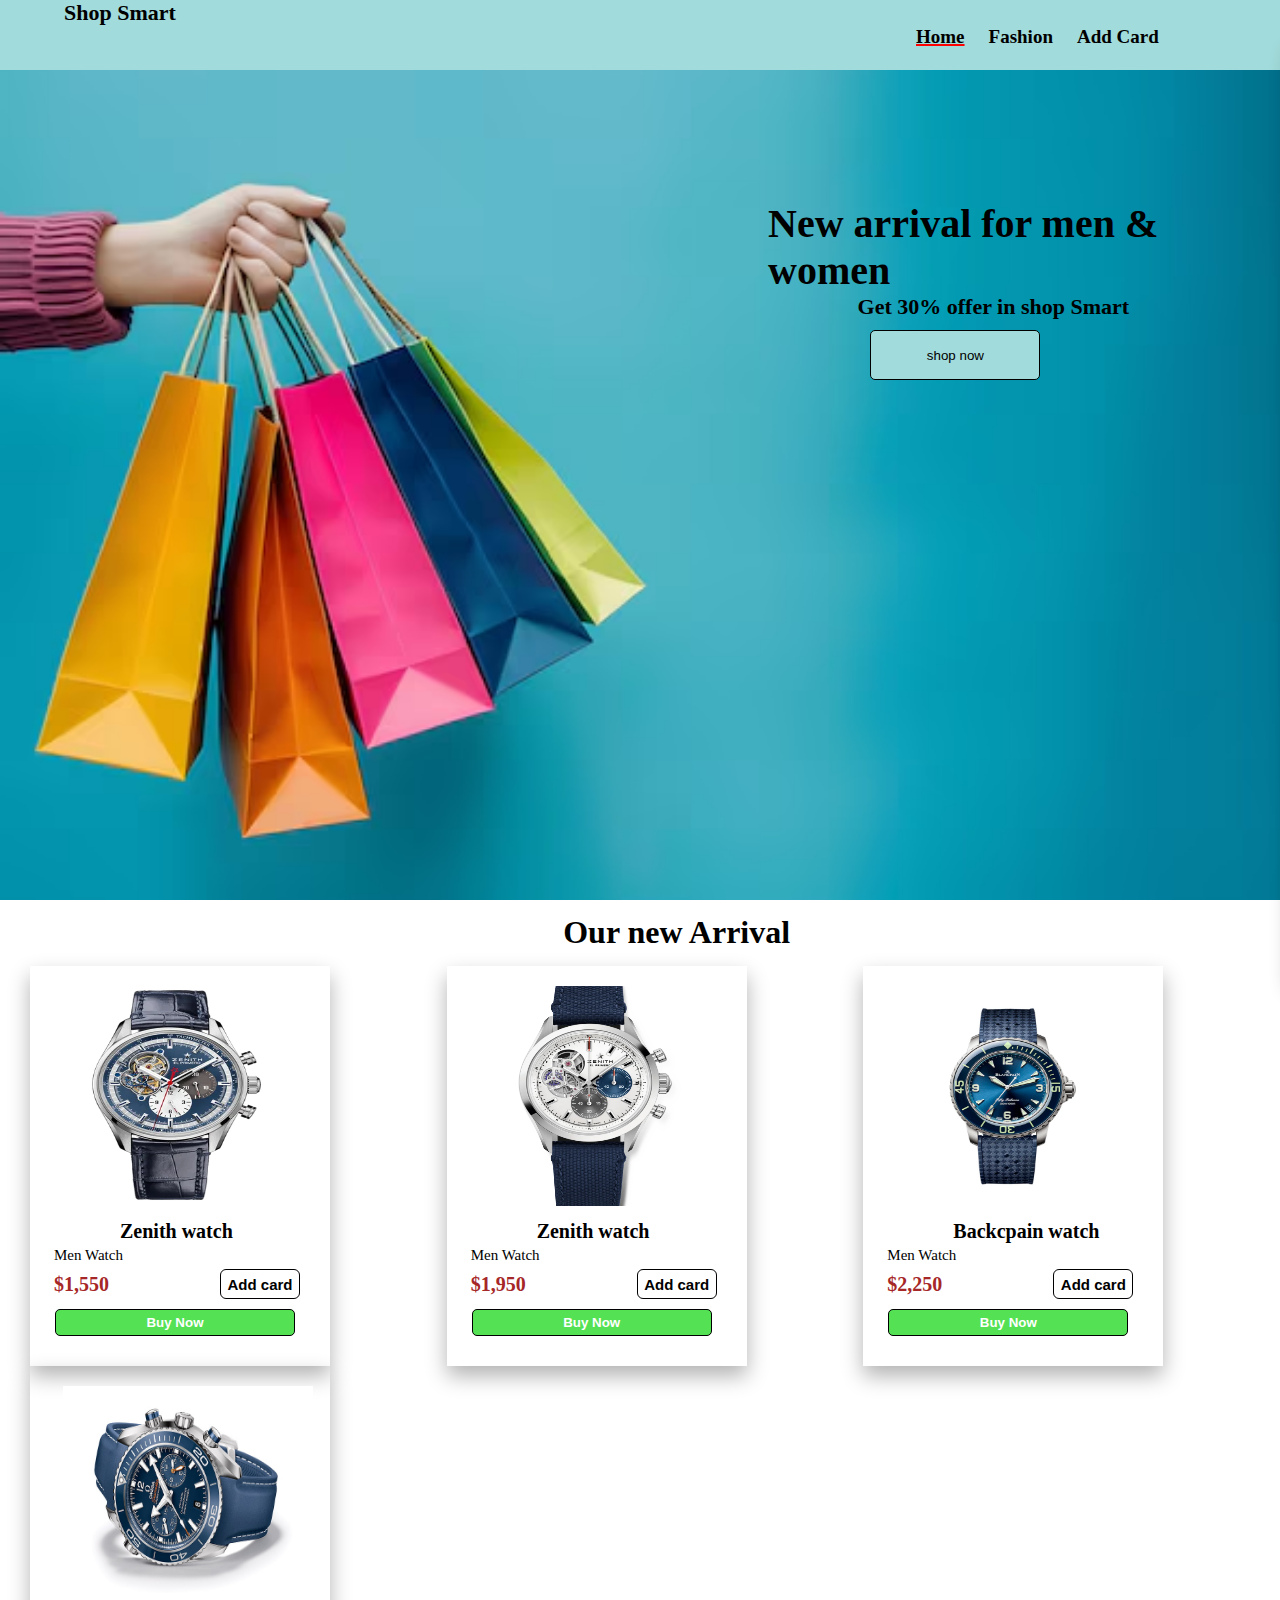
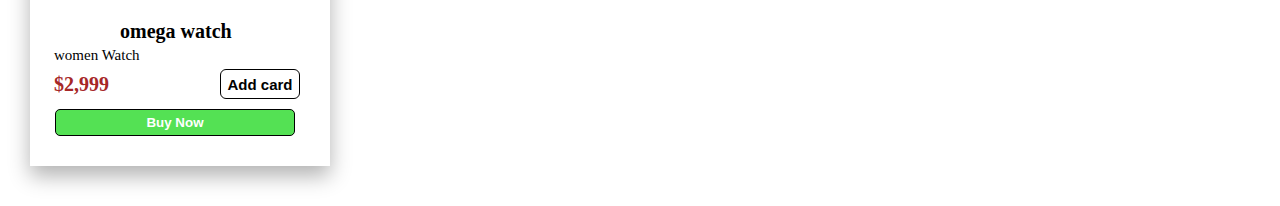
<file: index.html>
<!DOCTYPE html>
<html lang="en">
<head>
    <meta charset="UTF-8">
    <meta name="viewport" content="width=device-width, initial-scale=1.0">
    <link rel="stylesheet" href="style.css">
    <title>Document</title>
</head>
<body>
    <header class="header">
        <a href="#" class="logo">Shop Smart</a>
        <nav class="navbar">
            <a href="#Home" style="--i:1" class="active">Home</a>
            <a href="#Fashion" style="--i:2" >Fashion</a>
            <a href="addcard" style="--i:4">Add Card</a>
        </nav>
    </header>

    <section id="Home" class="content">
        <h1>New arrival for men & women</h1>
        <p>Get 30% offer in shop Smart</p>
        <button id="Fashion">shop now</button>
    </section>

    <h1 class="pheading">Our new Arrival</h1>
    <section id="Fashion" class="Fashion-info">
        <div class="product">

            <div class="card">
                <div class="img"><img src="pg1.webp"> </div>
                <div class="title">Zenith watch</div>
                <div class="desc">Men Watch</div>
                <div class="box">
                    <div class="price">$1,550</div>
                    <button class="button"><a href="#">Add card</a></button>
                </div>
                <button class="buy-btn"><a href="card1.html">Buy Now</a></button>
            </div>

            <div class="card1">
                <div class="img"><img src="pg2.webp"> </div>
                <div class="title">Zenith watch</div>
                <div class="desc1">Men Watch</div>
                <div class="box">
                    <div class="price">$1,950</div>
                    <button class="button"><a href="#">Add card</a></button>
                </div>
                <button class="buy-btn"><a href="card1.html">Buy Now</a></button>
            </div>

            <div class="card2">
                <div class="img"><img src="backcpain3.png"> </div>
                <div class="title">Backcpain watch</div>
                <div class="desc2">Men Watch</div>
                <div class="box">
                    <div class="price">$2,250</div>
                    <button class="button"><a href="#">Add card</a></button>
                </div>
                <button class="buy-btn"><a href="card1.html">Buy Now</a></button>
            </div>

            <div class="card3">
                <div class="img"><img src="omega1.jpg"> </div>
                <div class="title">omega watch</div>
                <div class="desc3">women Watch</div>
                <div class="box">
                    <div class="price">$2,999</div>
                    <button class="button"><a href="#">Add card</a></button>
                </div>
                <button class="buy-btn"><a href="card1.html">Buy Now</a></button>
            </div>
        </div>
    </section>
    <div class="sidebar" id="addcard">
        <div class="sidebar-close">
            <i class="fa-solid fa-close"></i>
        </div>
        <div class="sidebar-info">
            <h2>My Card</h2>
            <div class="card-item">Item 1</div>
        </div>

        <div class="sidebar--footer">
            <div class="total--amount">
                <h5>Total</h5>
                <div class="card-total">$0.00</div>
            </div>
            <button class="checkout-btn">Checkout</button>
        </div>
    </div>
    <script src="script.js"></script>
</body>
</html>
</file>
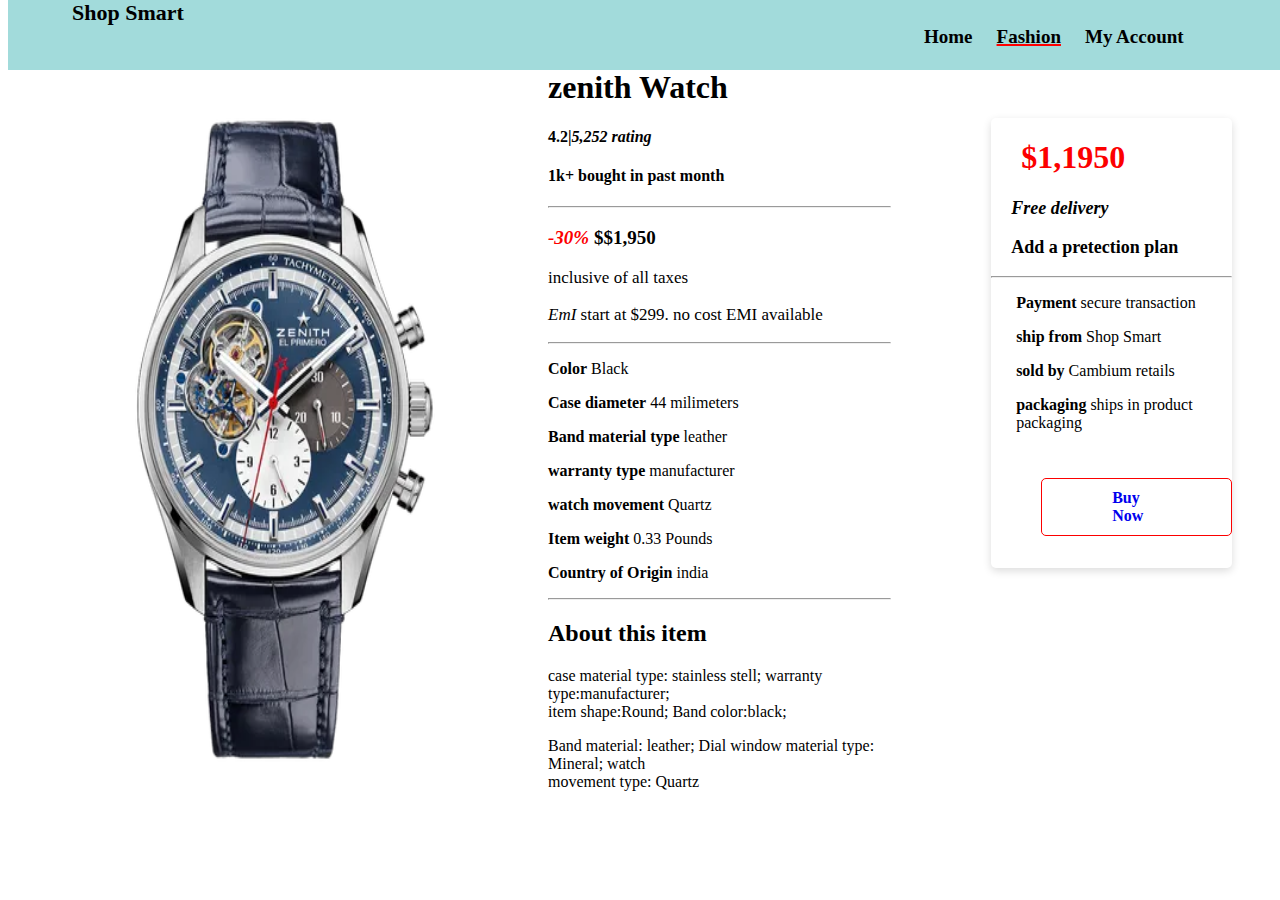
<file: card1.html>
<!DOCTYPE html>
<html lang="en">
<head>
    <meta charset="UTF-8">
    <meta name="viewport" content="width=device-width, initial-scale=1.0">
    <title>Shop Smart</title>

    <style>
        header{
    width: 100%;
    height: 70px;
    background-color: rgb(162, 219, 219);
    z-index: 100;
    position: fixed;
    top: 0;
}
.logo{
    font-size: 22px;
    font-weight: bolder;
    text-decoration: none;
    margin-left: 5%;
    padding-top: 30px;
    color: black;
}
.logo:hover {
    border-bottom: 4px solid red;
}
.navbar{
    padding-left: 70%;
}
.navbar a{
    padding-left: 20px;
    font-size: 19px;
    font-weight:bolder;
    text-decoration: none;
    color: black;  
}
nav a:hover , nav a.active{
    text-decoration: underline solid red 2px;
}
.navbar a:hover , a:focus{
    text-decoration: underline solid red 2px;
}

/*content...............................*/
.card-1{
    display: flex;
    flex-direction: row;
    gap: 20px;
    padding: 40px;
}
.img-card img{
    width: 350px;
    height: 100%;
    padding-left: 50px;
}
.card-1 .card-content{
    padding-left: 80px;
}
.card-1 .card-content h4{
    font-weight: bolder;
}
.card-1 .card-content .rate i{
    color: rgb(252, 0, 0);
    font-size: 19px;
    font-weight: bolder;
}
.card-1 .card-content .rate{
    font-size: 19px;
    font-weight: bolder;
}
.card-1 .card-content .ti-1{
    font-size: 17px;
}
.card-1 .card-content .ti-2{
    font-size: 17px;
}
.card-1 .card-content .pro-details{
    font-size: 16px;
}
.buy-content{
    height: 450px;
    width: 300px;
    box-shadow: rgba(0, 0, 0, 0.14) 0px 3px 8px;
    border-radius: 5px;
    margin-left: 80px;
    margin-top: 70px;
}
.buy-content h1{
    padding-left: 30px;
    color: rgb(252, 0, 0);
    font-weight: bolder;
}
.buy-content .tit-1{
    font-size: 18px;
    font-weight: 600;
    padding-left: 20px;
}
.buy-content .tit-2{
    font-size: 18px;
    font-weight: 600;
    padding-left: 20px;
}
.buy-content .buy-details{
    padding-left: 25px;
}
.buy-content .btn{
    margin-left: 50px;
    margin-top: 30px;
    border-radius: 5px; 
    border: 1px solid  rgb(252, 0, 0); 
    background: transparent;
}
.buy-content a{
    text-decoration: none;
    padding: 10px 70px;
    position: relative;
    display: inline-block;
    font-weight: bolder;
}
.buy-content .btn:hover , .btn:focus{
    box-shadow: rgba(255, 0, 0, 0.74) 0px 3px 8px;
}


.card-1#blur.active{
    filter: blur(20px);
    pointer-events: none;
    user-select: none;
}
#popup{
    background: rgba(0,0,0,0.6);
    width: 100%;
    height: 100%;
    position: absolute;
    top: 0;
    display: none;
    align-items: center;
    justify-content: center;
}
.popup-content{
    width: 40%;
    height: 500px;
    background: #fff;
}
.popup-content svg{
    padding-left: 560px;
    padding-top: 20px;
    border-radius: 50%;
}
.popup-info{
    display: flex;
    gap: 20px;
    padding-left: 60px;
}
.popup-details{
    display: wrap;
    padding: 20px;
}
.popup-details input{
    width: 40%;
    height: 40px;
    border: 1px solid rgb(137, 131, 131);
    border-radius: 5px;
}
.popup-details input:focus , input:hover{
    box-shadow: rgba(0, 0, 0, 0.14) 0px 3px 8px;
    border: 2px solid black;
}
.popup-content .name-pop{
    margin: 20px;
}
.popup-content .addr-pop{
    margin-left: 20px;
    width: 85%;
    height: 150px;
}
.btns-pop{
    padding-left: 40px;
}
#popup .close{
    width: 40px;
    height: 40px;
    background-color: transparent;
    border: 1px solid black;
    border-radius: 5px;
    padding: 7px 35px;
    text-decoration: none;
    color: black;
    font-weight: bolder;
}
#popup .close:hover , .close:focus{
    box-shadow: rgba(0, 0, 0, 0.14) 0px 3px 8px;
}
@media screen and (max-width:600px){
   .header .navbar a{
    font-size: 10px;
    padding-left: 10px;
    padding-top: 15px;
   }
}
    </style>
</head>
<body>
    <header class="header">
        <a href="#" class="logo">Shop Smart</a>
        <nav class="navbar">
            <a href="#Home" style="--i:1">Home</a>
            <a href="#Fashion" style="--i:2" class="active" >Fashion</a>
            <a href="#myaccount" style="--i:3" >My Account</a>
        </nav>
    </header>

    <div class="card-1" id="blur">
        <div class="img-card">
            <img src="pg1.webp">
        </div>
        <div class="card-content">
           <h1>zenith Watch</h1>
           <h4>4.2|<i>5,252 rating </i> </h4>
           <h4 class="buy">1k+ bought in past month</h4>
           <hr>
           <p class="rate"><i>-30%</i> $$1,950</p>
           <p class="ti-1">inclusive of all taxes</p>
           <p class="ti-2"><i>EmI</i> start at $299. no cost EMI available</p>
           <hr>
           <p class="pro-details"><b>Color</b> Black</p>
           <p class="pro-details"><b>Case diameter</b> 44 milimeters</p>
           <p class="pro-details"><b>Band material type</b> leather</p>
           <p class="pro-details"><b>warranty type </b> manufacturer</p>
           <p class="pro-details"><b>watch movement</b> Quartz</p>
           <p class="pro-details"><b>Item weight</b> 0.33 Pounds</p>
           <p class="pro-details"><b>Country of Origin</b> india</p>

           <hr>
           <h2 class="about-card">About this item</h2>
           <p class="abt-para">case material type: stainless stell; warranty type:manufacturer; <br>item shape:Round; Band color:black;</p>
            <p class="abt-para">Band material: leather; Dial window material type: Mineral; watch<br> movement type: Quartz</p>
        </div>
        <div class="buy-content">
            <h1>$1,1950</h1>
            <p class="tit-1"><i>Free delivery</i></p>
            <p class="tit-2">Add a pretection plan</p>
            <hr>
            <p class="buy-details"><b>Payment</b> secure transaction</p>
            <p class="buy-details"><b>ship from</b> Shop Smart</p>
            <p class="buy-details"><b>sold by </b> Cambium retails</p>
            <p class="buy-details"><b>packaging</b> ships in product packaging</p>
            <a href="#" class="btn" id="btn" onclick="toggle()">Buy Now</a>
        </div>
    </div>
    <div id="popup" class="popup">
        <div class="popup-content">
            <?xml version="1.0" ?><svg height="16"  viewBox="0 0 16 16" width="16" xmlns="http://www.w3.org/2000/svg"><polygon fill-rule="evenodd" points="8 9.414 3.707 13.707 2.293 12.293 6.586 8 2.293 3.707 3.707 2.293 8 6.586 12.293 2.293 13.707 3.707 9.414 8 13.707 12.293 12.293 13.707 8 9.414"/></svg>
            <div class="popup-info">
                <input type="radio">
                <h2>Cash on delivery</h2>
            </div>
            <div class="popup-details">
                <input type="text" class="name-pop" placeholder="Name" required>
                <input type="text" class="num-pop" placeholder="Phone number" required>
                <input type="text" class="addr-pop" placeholder="address" required>
            </div>
            <div class="btns-pop">
        <a href="#" class="close" >close</a>
    </div>
    </div>
    </div>

    <script type="text/javascript">
       document.getElementById('btn').addEventListener("click", function(){
        document.querySelector('.popup').style.display = "flex";
       });
       document.querySelector('.close').addEventListener("click", function(){
        document.querySelector('.popup').style.display = "none";
        alert("order placed")
       });
    </script>
</body>
</html>
</file>
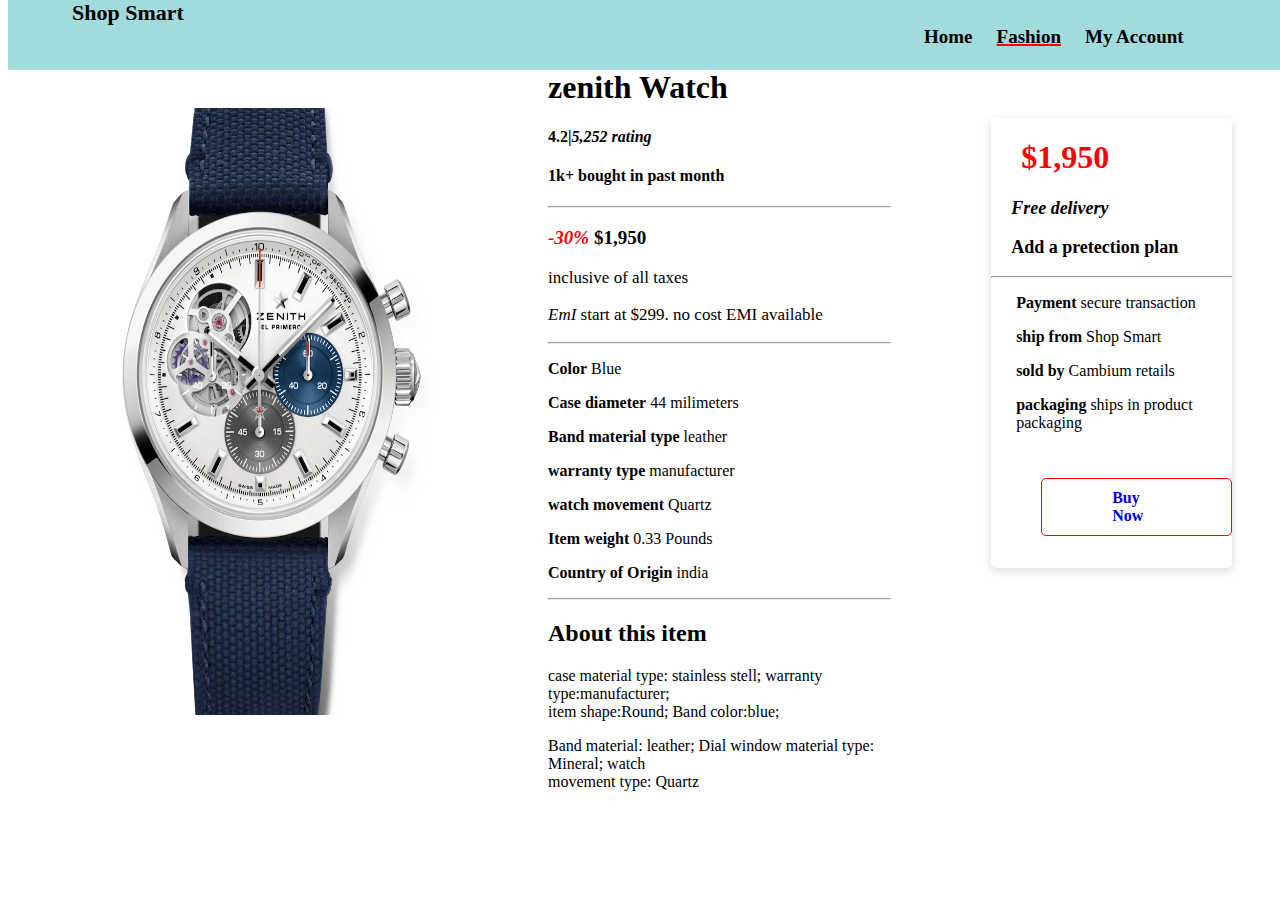
<file: card2.html>
<!DOCTYPE html>
<html lang="en">
<head>
    <meta charset="UTF-8">
    <meta name="viewport" content="width=device-width, initial-scale=1.0">
    <title>Document</title>
    

    <style>
        header{
    width: 100%;
    height: 70px;
    background-color: rgb(162, 219, 219);
    z-index: 100;
    position: fixed;
    top: 0;
}
.logo{
    font-size: 22px;
    font-weight: bolder;
    text-decoration: none;
    margin-left: 5%;
    padding-top: 30px;
    color: black;
}
.logo:hover {
    border-bottom: 4px solid red;
}
.navbar{
    padding-left: 70%;
}
.navbar a{
    padding-left: 20px;
    font-size: 19px;
    font-weight:bolder;
    text-decoration: none;
    color: black;  
}
nav a:hover , nav a.active{
    text-decoration: underline solid red 2px;
}
.navbar a:hover , a:focus{
    text-decoration: underline solid red 2px;
}

/*content...............................*/
.card-1{
    display: flex;
    flex-direction: row;
    gap: 20px;
    padding: 40px;
}
.img-card img{
    width: 350px;
    height: 80%;
    padding-left: 50px;
    padding-top: 60px;
}
.card-1 .card-content{
    padding-left: 80px;
}
.card-1 .card-content h4{
    font-weight: bolder;
}
.card-1 .card-content .rate i{
    color: rgb(252, 0, 0);
    font-size: 19px;
    font-weight: bolder;
}
.card-1 .card-content .rate{
    font-size: 19px;
    font-weight: bolder;
}
.card-1 .card-content .ti-1{
    font-size: 17px;
}
.card-1 .card-content .ti-2{
    font-size: 17px;
}
.card-1 .card-content .pro-details{
    font-size: 16px;
}
.buy-content{
    height: 450px;
    width: 300px;
    box-shadow: rgba(0, 0, 0, 0.14) 0px 3px 8px;
    border-radius: 5px;
    margin-left: 80px;
    margin-top: 70px;
}
.buy-content h1{
    padding-left: 30px;
    color: rgb(252, 0, 0);
    font-weight: bolder;
}
.buy-content .tit-1{
    font-size: 18px;
    font-weight: 600;
    padding-left: 20px;
}
.buy-content .tit-2{
    font-size: 18px;
    font-weight: 600;
    padding-left: 20px;
}
.buy-content .buy-details{
    padding-left: 25px;
}
.buy-content .btn{
    margin-left: 50px;
    margin-top: 30px;
    border-radius: 5px; 
    border: 1px solid  rgb(252, 0, 0); 
    background: transparent;
}
.buy-content a{
    text-decoration: none;
    padding: 10px 70px;
    position: relative;
    display: inline-block;
    font-weight: bolder;
}
.buy-content .btn:hover , .btn:focus{
    box-shadow: rgba(255, 0, 0, 0.74) 0px 3px 8px;
}

#popup{
    background: rgba(0,0,0,0.6);
    width: 100%;
    height: 100%;
    position: absolute;
    top: 0;
    display: none;
    align-items: center;
    justify-content: center;
}
.popup-content{
    width: 40%;
    height: 500px;
    background: #fff;
}
.popup-content svg{
    padding-left: 560px;
    padding-top: 20px;
    border-radius: 50%;
}
.popup-info{
    display: flex;
    gap: 20px;
    padding-left: 60px;
}
.popup-details{
    display: wrap;
    padding: 20px;
}
.popup-details input{
    width: 40%;
    height: 40px;
    border: 1px solid rgb(137, 131, 131);
    border-radius: 5px;
}
.popup-details input:focus , input:hover{
    box-shadow: rgba(0, 0, 0, 0.14) 0px 3px 8px;
    border: 2px solid black;
}
.popup-content .name-pop{
    margin: 20px;
}
.popup-content .addr-pop{
    margin-left: 20px;
    width: 85%;
    height: 150px;
}
.btns-pop{
    padding-left: 40px;
}
#popup .close{
    width: 40px;
    height: 40px;
    background-color: transparent;
    border: 1px solid black;
    border-radius: 5px;
    padding: 7px 35px;
    text-decoration: none;
    color: black;
    font-weight: bolder;
}
#popup .close:hover , .close:focus{
    box-shadow: rgba(0, 0, 0, 0.14) 0px 3px 8px;
}
    </style>
</head>
<body>
    <header class="header">
        <a href="#" class="logo">Shop Smart</a>
        <nav class="navbar">
            <a href="#Home" style="--i:1">Home</a>
            <a href="#Fashion" style="--i:2" class="active" >Fashion</a>
            <a href="#myaccount" style="--i:3" >My Account</a>
        </nav>
    </header>

    <div class="card-1">
        <div class="img-card">
            <img src="pg2.webp">
        </div>
        <div class="card-content">
           <h1>zenith Watch</h1>
           <h4>4.2|<i>5,252 rating </i> </h4>
           <h4 class="buy">1k+ bought in past month</h4>
           <hr>
           <p class="rate"><i>-30%</i> $1,950</p>
           <p class="ti-1">inclusive of all taxes</p>
           <p class="ti-2"><i>EmI</i> start at $299. no cost EMI available</p>
           <hr>
           <p class="pro-details"><b>Color</b> Blue</p>
           <p class="pro-details"><b>Case diameter</b> 44 milimeters</p>
           <p class="pro-details"><b>Band material type</b> leather</p>
           <p class="pro-details"><b>warranty type </b> manufacturer</p>
           <p class="pro-details"><b>watch movement</b> Quartz</p>
           <p class="pro-details"><b>Item weight</b> 0.33 Pounds</p>
           <p class="pro-details"><b>Country of Origin</b> india</p>

           <hr>
           <h2 class="about-card">About this item</h2>
           <p class="abt-para">case material type: stainless stell; warranty type:manufacturer; <br>item shape:Round; Band color:blue;</p>
            <p class="abt-para">Band material: leather; Dial window material type: Mineral; watch<br> movement type: Quartz</p>
        </div>
        <div class="buy-content">
            <h1> $1,950</h1>
            <p class="tit-1"><i>Free delivery</i></p>
            <p class="tit-2">Add a pretection plan</p>
            <hr>
            <p class="buy-details"><b>Payment</b> secure transaction</p>
            <p class="buy-details"><b>ship from</b> Shop Smart</p>
            <p class="buy-details"><b>sold by </b> Cambium retails</p>
            <p class="buy-details"><b>packaging</b> ships in product packaging</p>
            <a href="#" class="btn" id="btn" onclick="toggle()">Buy Now</a>
        </div>
    </div>

    <div id="popup" class="popup">
        <div class="popup-content">
            <?xml version="1.0" ?><svg height="16"  viewBox="0 0 16 16" width="16" xmlns="http://www.w3.org/2000/svg"><polygon fill-rule="evenodd" points="8 9.414 3.707 13.707 2.293 12.293 6.586 8 2.293 3.707 3.707 2.293 8 6.586 12.293 2.293 13.707 3.707 9.414 8 13.707 12.293 12.293 13.707 8 9.414"/></svg>
            <div class="popup-info">
                <input type="radio">
                <h2>Cash on delivery</h2>
            </div>
            <div class="popup-details">
                <input type="text" class="name-pop" placeholder="Name" required>
                <input type="text" class="num-pop" placeholder="Phone number" required>
                <input type="text" class="addr-pop" placeholder="address" required>
            </div>
            <div class="btns-pop">
        <a href="#" class="close" >close</a>
    </div>
    </div>
    </div>

    <script type="text/javascript">
        document.getElementById('btn').addEventListener("click", function(){
         document.querySelector('.popup').style.display = "flex";
        });
        document.querySelector('.close').addEventListener("click", function(){
         document.querySelector('.popup').style.display = "none";
         alert("order placed")
        });
     </script>
</body>
</html>
</file>
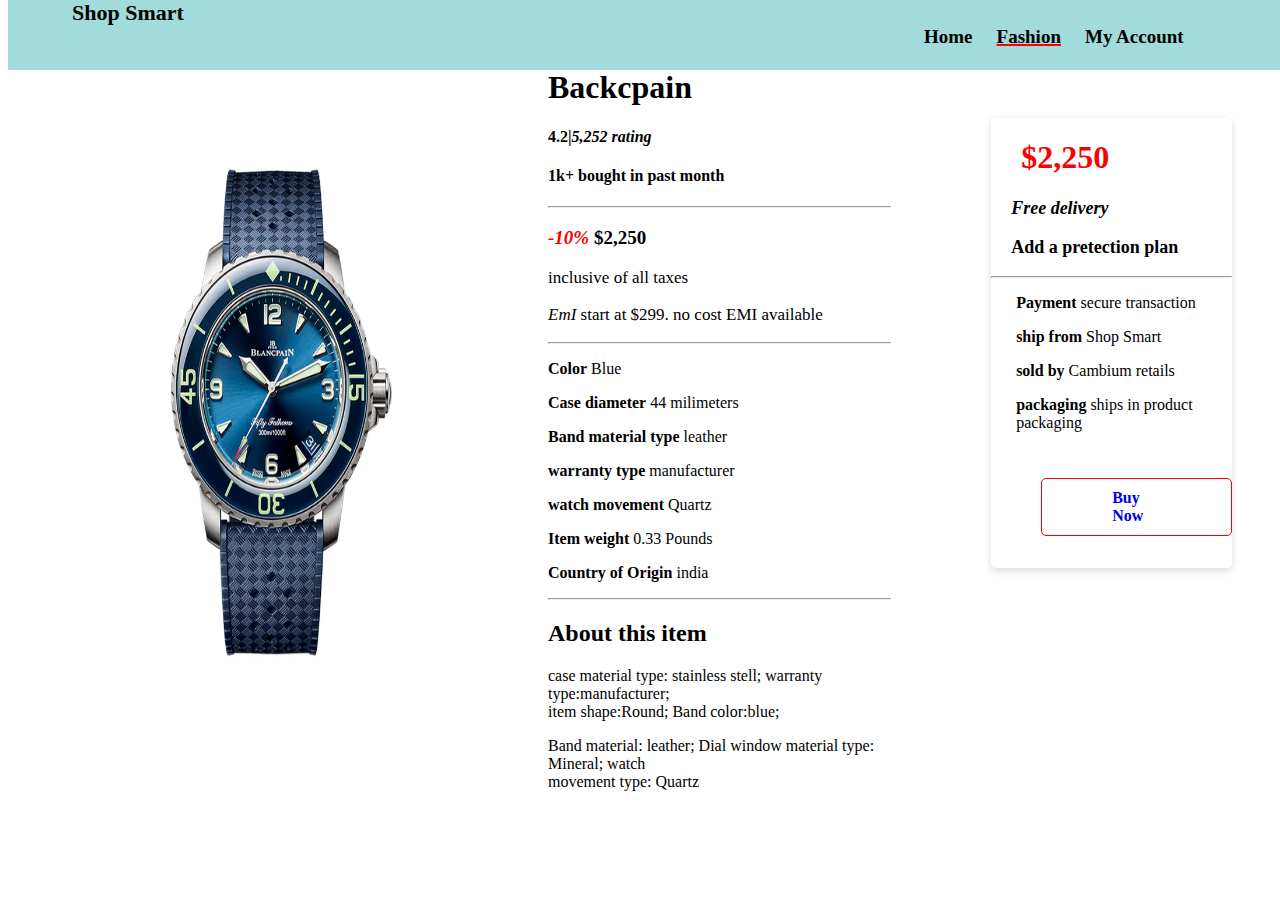
<file: card3.html>
<!DOCTYPE html>
<html lang="en">
<head>
    <meta charset="UTF-8">
    <meta name="viewport" content="width=device-width, initial-scale=1.0">
    <title>Document</title>
    

    <style>
        header{
    width: 100%;
    height: 70px;
    background-color: rgb(162, 219, 219);
    z-index: 100;
    position: fixed;
    top: 0;
}
.logo{
    font-size: 22px;
    font-weight: bolder;
    text-decoration: none;
    margin-left: 5%;
    padding-top: 30px;
    color: black;
}
.logo:hover {
    border-bottom: 4px solid red;
}
.navbar{
    padding-left: 70%;
}
.navbar a{
    padding-left: 20px;
    font-size: 19px;
    font-weight:bolder;
    text-decoration: none;
    color: black;  
}
nav a:hover , nav a.active{
    text-decoration: underline solid red 2px;
}
.navbar a:hover , a:focus{
    text-decoration: underline solid red 2px;
}

/*content...............................*/
.card-1{
    display: flex;
    flex-direction: row;
    gap: 20px;
    padding: 40px;
}
.img-card img{
    width: 350px;
    height: 80%;
    padding-left: 50px;
    padding-top: 60px;
}
.card-1 .card-content{
    padding-left: 80px;
}
.card-1 .card-content h4{
    font-weight: bolder;
}
.card-1 .card-content .rate i{
    color: rgb(252, 0, 0);
    font-size: 19px;
    font-weight: bolder;
}
.card-1 .card-content .rate{
    font-size: 19px;
    font-weight: bolder;
}
.card-1 .card-content .ti-1{
    font-size: 17px;
}
.card-1 .card-content .ti-2{
    font-size: 17px;
}
.card-1 .card-content .pro-details{
    font-size: 16px;
}
.buy-content{
    height: 450px;
    width: 300px;
    box-shadow: rgba(0, 0, 0, 0.14) 0px 3px 8px;
    border-radius: 5px;
    margin-left: 80px;
    margin-top: 70px;
}
.buy-content h1{
    padding-left: 30px;
    color: rgb(252, 0, 0);
    font-weight: bolder;
}
.buy-content .tit-1{
    font-size: 18px;
    font-weight: 600;
    padding-left: 20px;
}
.buy-content .tit-2{
    font-size: 18px;
    font-weight: 600;
    padding-left: 20px;
}
.buy-content .buy-details{
    padding-left: 25px;
}
.buy-content .btn{
    margin-left: 50px;
    margin-top: 30px;
    border-radius: 5px; 
    border: 1px solid  rgb(252, 0, 0); 
    background: transparent;
}
.buy-content a{
    text-decoration: none;
    padding: 10px 70px;
    position: relative;
    display: inline-block;
    font-weight: bolder;
}
.buy-content .btn:hover , .btn:focus{
    box-shadow: rgba(255, 0, 0, 0.74) 0px 3px 8px;
}

#popup{
    background: rgba(0,0,0,0.6);
    width: 100%;
    height: 100%;
    position: absolute;
    top: 0;
    display: none;
    align-items: center;
    justify-content: center;
}
.popup-content{
    width: 40%;
    height: 500px;
    background: #fff;
}
.popup-content svg{
    padding-left: 560px;
    padding-top: 20px;
    border-radius: 50%;
}
.popup-info{
    display: flex;
    gap: 20px;
    padding-left: 60px;
}
.popup-details{
    display: wrap;
    padding: 20px;
}
.popup-details input{
    width: 40%;
    height: 40px;
    border: 1px solid rgb(137, 131, 131);
    border-radius: 5px;
}
.popup-details input:focus , input:hover{
    box-shadow: rgba(0, 0, 0, 0.14) 0px 3px 8px;
    border: 2px solid black;
}
.popup-content .name-pop{
    margin: 20px;
}
.popup-content .addr-pop{
    margin-left: 20px;
    width: 85%;
    height: 150px;
}
.btns-pop{
    padding-left: 40px;
}
#popup .close{
    width: 40px;
    height: 40px;
    background-color: transparent;
    border: 1px solid black;
    border-radius: 5px;
    padding: 7px 35px;
    text-decoration: none;
    color: black;
    font-weight: bolder;
}
#popup .close:hover , .close:focus{
    box-shadow: rgba(0, 0, 0, 0.14) 0px 3px 8px;
}
    </style>
</head>
<body>
    <header class="header">
        <a href="#" class="logo">Shop Smart</a>
        <nav class="navbar">
            <a href="#Home" style="--i:1">Home</a>
            <a href="#Fashion" style="--i:2" class="active" >Fashion</a>
            <a href="#myaccount" style="--i:3" >My Account</a>
        </nav>
    </header>

    <div class="card-1">
        <div class="img-card">
            <img src="backcpain3.png">
        </div>
        <div class="card-content">
           <h1>Backcpain</h1>
           <h4>4.2|<i>5,252 rating </i> </h4>
           <h4 class="buy">1k+ bought in past month</h4>
           <hr>
           <p class="rate"><i>-10%</i> $2,250</p>
           <p class="ti-1">inclusive of all taxes</p>
           <p class="ti-2"><i>EmI</i> start at $299. no cost EMI available</p>
           <hr>
           <p class="pro-details"><b>Color</b> Blue</p>
           <p class="pro-details"><b>Case diameter</b> 44 milimeters</p>
           <p class="pro-details"><b>Band material type</b> leather</p>
           <p class="pro-details"><b>warranty type </b> manufacturer</p>
           <p class="pro-details"><b>watch movement</b> Quartz</p>
           <p class="pro-details"><b>Item weight</b> 0.33 Pounds</p>
           <p class="pro-details"><b>Country of Origin</b> india</p>

           <hr>
           <h2 class="about-card">About this item</h2>
           <p class="abt-para">case material type: stainless stell; warranty type:manufacturer; <br>item shape:Round; Band color:blue;</p>
            <p class="abt-para">Band material: leather; Dial window material type: Mineral; watch<br> movement type: Quartz</p>
        </div>
        <div class="buy-content">
            <h1>$2,250</h1>
            <p class="tit-1"><i>Free delivery</i></p>
            <p class="tit-2">Add a pretection plan</p>
            <hr>
            <p class="buy-details"><b>Payment</b> secure transaction</p>
            <p class="buy-details"><b>ship from</b> Shop Smart</p>
            <p class="buy-details"><b>sold by </b> Cambium retails</p>
            <p class="buy-details"><b>packaging</b> ships in product packaging</p>
            <a href="#" class="btn" id="btn" onclick="toggle()">Buy Now</a>
        </div>
    </div>

    <div id="popup" class="popup">
        <div class="popup-content">
            <?xml version="1.0" ?><svg height="16"  viewBox="0 0 16 16" width="16" xmlns="http://www.w3.org/2000/svg"><polygon fill-rule="evenodd" points="8 9.414 3.707 13.707 2.293 12.293 6.586 8 2.293 3.707 3.707 2.293 8 6.586 12.293 2.293 13.707 3.707 9.414 8 13.707 12.293 12.293 13.707 8 9.414"/></svg>
            <div class="popup-info">
                <input type="radio">
                <h2>Cash on delivery</h2>
            </div>
            <div class="popup-details">
                <input type="text" class="name-pop" placeholder="Name" required>
                <input type="text" class="num-pop" placeholder="Phone number" required>
                <input type="text" class="addr-pop" placeholder="address" required>
            </div>
            <div class="btns-pop">
        <a href="#" class="close" >close</a>
    </div>
    </div>
    </div>

    <script type="text/javascript">
        document.getElementById('btn').addEventListener("click", function(){
         document.querySelector('.popup').style.display = "flex";
        });
        document.querySelector('.close').addEventListener("click", function(){
         document.querySelector('.popup').style.display = "none";
         alert("order placed")
        });
     </script>

</body>
</html>
</file>
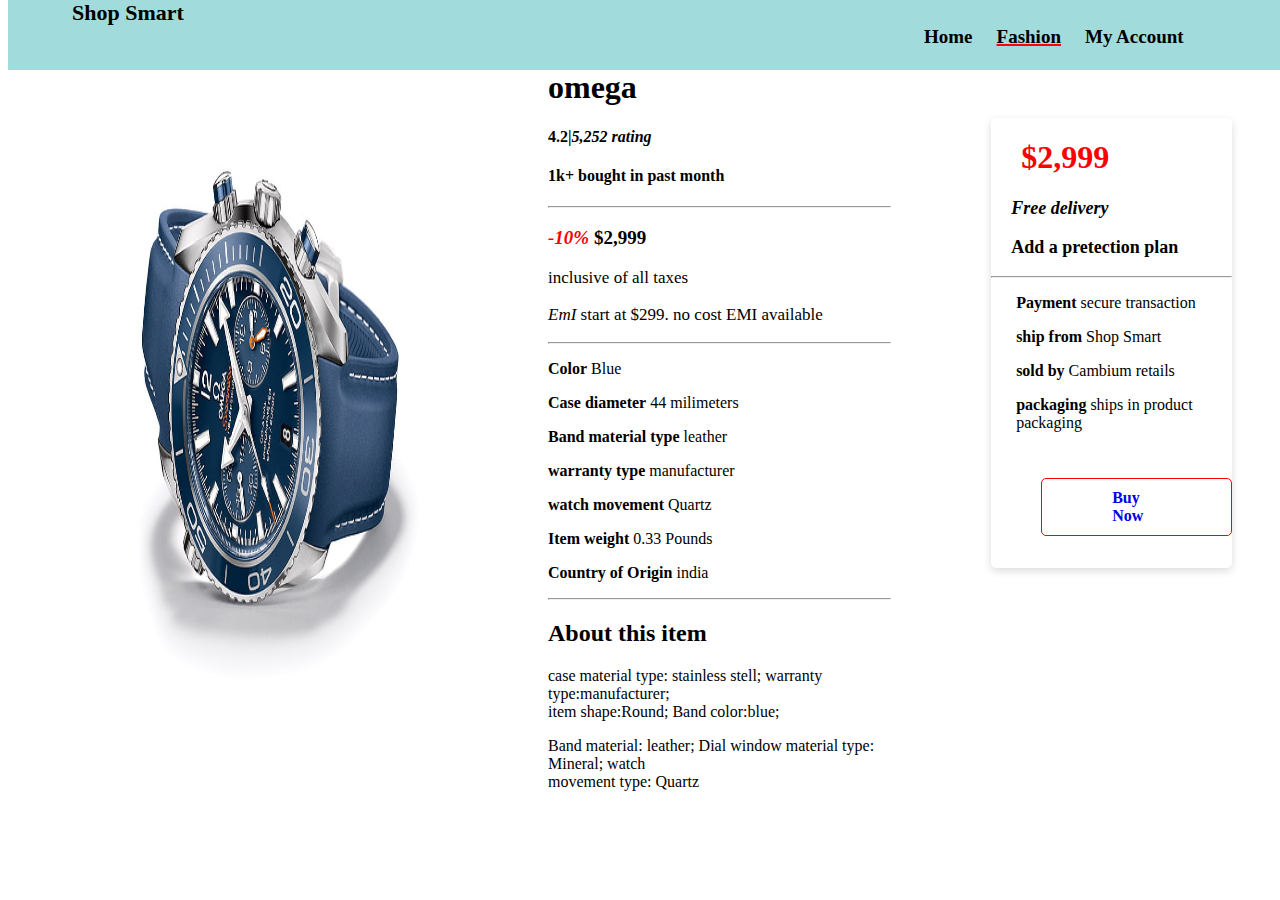
<file: card4.html>
<!DOCTYPE html>
<html lang="en">
<head>
    <meta charset="UTF-8">
    <meta name="viewport" content="width=device-width, initial-scale=1.0">
    <title>Document</title>
    

    <style>
        header{
    width: 100%;
    height: 70px;
    background-color: rgb(162, 219, 219);
    z-index: 100;
    position: fixed;
    top: 0;
}
.logo{
    font-size: 22px;
    font-weight: bolder;
    text-decoration: none;
    margin-left: 5%;
    padding-top: 30px;
    color: black;
}
.logo:hover {
    border-bottom: 4px solid red;
}
.navbar{
    padding-left: 70%;
}
.navbar a{
    padding-left: 20px;
    font-size: 19px;
    font-weight:bolder;
    text-decoration: none;
    color: black;  
}
nav a:hover , nav a.active{
    text-decoration: underline solid red 2px;
}
.navbar a:hover , a:focus{
    text-decoration: underline solid red 2px;
}

/*content...............................*/
.card-1{
    display: flex;
    flex-direction: row;
    gap: 20px;
    padding: 40px;
}
.img-card img{
    width: 350px;
    height: 80%;
    padding-left: 50px;
    padding-top: 60px;
}
.card-1 .card-content{
    padding-left: 80px;
}
.card-1 .card-content h4{
    font-weight: bolder;
}
.card-1 .card-content .rate i{
    color: rgb(252, 0, 0);
    font-size: 19px;
    font-weight: bolder;
}
.card-1 .card-content .rate{
    font-size: 19px;
    font-weight: bolder;
}
.card-1 .card-content .ti-1{
    font-size: 17px;
}
.card-1 .card-content .ti-2{
    font-size: 17px;
}
.card-1 .card-content .pro-details{
    font-size: 16px;
}
.buy-content{
    height: 450px;
    width: 300px;
    box-shadow: rgba(0, 0, 0, 0.14) 0px 3px 8px;
    border-radius: 5px;
    margin-left: 80px;
    margin-top: 70px;
}
.buy-content h1{
    padding-left: 30px;
    color: rgb(252, 0, 0);
    font-weight: bolder;
}
.buy-content .tit-1{
    font-size: 18px;
    font-weight: 600;
    padding-left: 20px;
}
.buy-content .tit-2{
    font-size: 18px;
    font-weight: 600;
    padding-left: 20px;
}
.buy-content .buy-details{
    padding-left: 25px;
}
.buy-content .btn{
    margin-left: 50px;
    margin-top: 30px;
    border-radius: 5px; 
    border: 1px solid  rgb(252, 0, 0); 
    background: transparent;
}
.buy-content a{
    text-decoration: none;
    padding: 10px 70px;
    position: relative;
    display: inline-block;
    font-weight: bolder;
}
.buy-content .btn:hover , .btn:focus{
    box-shadow: rgba(255, 0, 0, 0.74) 0px 3px 8px;
}

#popup{
    background: rgba(0,0,0,0.6);
    width: 100%;
    height: 100%;
    position: absolute;
    top: 0;
    display: none;
    align-items: center;
    justify-content: center;
}
.popup-content{
    width: 40%;
    height: 500px;
    background: #fff;
}
.popup-content svg{
    padding-left: 560px;
    padding-top: 20px;
    border-radius: 50%;
}
.popup-info{
    display: flex;
    gap: 20px;
    padding-left: 60px;
}
.popup-details{
    display: wrap;
    padding: 20px;
}
.popup-details input{
    width: 40%;
    height: 40px;
    border: 1px solid rgb(137, 131, 131);
    border-radius: 5px;
}
.popup-details input:focus , input:hover{
    box-shadow: rgba(0, 0, 0, 0.14) 0px 3px 8px;
    border: 2px solid black;
}
.popup-content .name-pop{
    margin: 20px;
}
.popup-content .addr-pop{
    margin-left: 20px;
    width: 85%;
    height: 150px;
}
.btns-pop{
    padding-left: 40px;
}
#popup .close{
    width: 40px;
    height: 40px;
    background-color: transparent;
    border: 1px solid black;
    border-radius: 5px;
    padding: 7px 35px;
    text-decoration: none;
    color: black;
    font-weight: bolder;
}
#popup .close:hover , .close:focus{
    box-shadow: rgba(0, 0, 0, 0.14) 0px 3px 8px;
}
    </style>
</head>
<body>
    <header class="header">
        <a href="#" class="logo">Shop Smart</a>
        <nav class="navbar">
            <a href="#Home" style="--i:1">Home</a>
            <a href="#Fashion" style="--i:2" class="active" >Fashion</a>
            <a href="#myaccount" style="--i:3" >My Account</a>
        </nav>
    </header>

    <div class="card-1">
        <div class="img-card">
            <img src="omega1.jpg">
        </div>
        <div class="card-content">
           <h1>omega</h1>
           <h4>4.2|<i>5,252 rating </i> </h4>
           <h4 class="buy">1k+ bought in past month</h4>
           <hr>
           <p class="rate"><i>-10%</i> $2,999</p>
           <p class="ti-1">inclusive of all taxes</p>
           <p class="ti-2"><i>EmI</i> start at $299. no cost EMI available</p>
           <hr>
           <p class="pro-details"><b>Color</b> Blue</p>
           <p class="pro-details"><b>Case diameter</b> 44 milimeters</p>
           <p class="pro-details"><b>Band material type</b> leather</p>
           <p class="pro-details"><b>warranty type </b> manufacturer</p>
           <p class="pro-details"><b>watch movement</b> Quartz</p>
           <p class="pro-details"><b>Item weight</b> 0.33 Pounds</p>
           <p class="pro-details"><b>Country of Origin</b> india</p>

           <hr>
           <h2 class="about-card">About this item</h2>
           <p class="abt-para">case material type: stainless stell; warranty type:manufacturer; <br>item shape:Round; Band color:blue;</p>
            <p class="abt-para">Band material: leather; Dial window material type: Mineral; watch<br> movement type: Quartz</p>
        </div>
        <div class="buy-content">
            <h1>$2,999</h1>
            <p class="tit-1"><i>Free delivery</i></p>
            <p class="tit-2">Add a pretection plan</p>
            <hr>
            <p class="buy-details"><b>Payment</b> secure transaction</p>
            <p class="buy-details"><b>ship from</b> Shop Smart</p>
            <p class="buy-details"><b>sold by </b> Cambium retails</p>
            <p class="buy-details"><b>packaging</b> ships in product packaging</p>
            <a href="#" class="btn" id="btn" onclick="toggle()">Buy Now</a>
        </div>
    </div>

    <div id="popup" class="popup">
        <div class="popup-content">
            <?xml version="1.0" ?><svg height="16"  viewBox="0 0 16 16" width="16" xmlns="http://www.w3.org/2000/svg"><polygon fill-rule="evenodd" points="8 9.414 3.707 13.707 2.293 12.293 6.586 8 2.293 3.707 3.707 2.293 8 6.586 12.293 2.293 13.707 3.707 9.414 8 13.707 12.293 12.293 13.707 8 9.414"/></svg>
            <div class="popup-info">
                <input type="radio">
                <h2>Cash on delivery</h2>
            </div>
            <div class="popup-details">
                <input type="text" class="name-pop" placeholder="Name" required>
                <input type="text" class="num-pop" placeholder="Phone number" required>
                <input type="text" class="addr-pop" placeholder="address" required>
            </div>
            <div class="btns-pop">
        <a href="#" class="close" >close</a>
    </div>
    </div>
    </div>

    <script type="text/javascript">
        document.getElementById('btn').addEventListener("click", function(){
         document.querySelector('.popup').style.display = "flex";
        });
        document.querySelector('.close').addEventListener("click", function(){
         document.querySelector('.popup').style.display = "none";
         alert("order placed")
        });
     </script>
</body>
</html>
</file>
<file: style.css>
*{
    margin: 0;
    padding: 0;
    scroll-behavior: smooth;
}
body{
    height: 100%;
}
header{
    width: 100%;
    height: 70px;
    background-color: rgb(162, 219, 219);
    z-index: 100;
    position: fixed;
    
}
.logo{
    font-size: 22px;
    font-weight: bolder;
    text-decoration: none;
    margin-left: 5%;
    padding-top: 30px;
    color: black;
}
.logo:hover {
    border-bottom: 4px solid red;
}
.navbar{
    padding-left: 70%;
}
.navbar a{
    padding-left: 20px;
    font-size: 19px;
    font-weight:bolder;
    text-decoration: none;
    color: black;  
}
nav a:hover , nav a.active{
    text-decoration: underline solid red 2px;
}
.navbar a:hover , a:focus{
    text-decoration: underline solid red 2px;
}
.content{
    background-image: url(shop-bg.avif);
    background-size: cover;
    height: 100vh;
    width: 100vw;
}
.content h1{
    padding-left: 60%;
    padding-top: 200px;
    font-size: 40px;
}
.content p{
    padding-left: 67%;
    font-size: 22px;
    font-weight: bold;
}
.content button{
    margin-left: 68%;
    width: 170px;
    height: 50px;
    margin-top: 10px;
    background-color: rgb(162, 219, 219);
    border: 1px solid black;
    outline: none;
    border-radius: 5px;
    cursor: pointer;
}
.pheading{
    padding-left: 44%;
    padding-top: 14px;
}
.product{
    padding-left: 30px;
    padding-top: 15px;
    display: grid;
    grid-template-columns: repeat(auto-fit, minmax(320px, 1fr));
    padding-bottom: 40px;
}
.product .card{
    width: 300px;
    height: 400px;
    box-shadow: 0 10px 20px rgba( 0,0,0,0.3) ;
    
}
.product .card img{
    width: 200px;
    height: 250px;
    padding-left: 40px;
}
.product .card .title{
    padding-left: 90px;
    font-size: 20px;
    font-weight: bold;
}
.product .card .desc{
    padding-left: 24px;
    padding-top: 4px;
    font-size: 15px;

}
.product .card .box{
    display: flex;
    justify-content: space-between;
    align-items: center;
    padding-left: 24px;
    padding-right: 30px;
    padding-top: 5px;
}
.product .card .price{
    font-size: 20px;
    font-weight: bold;
    color: rgb(166, 39, 39);
}
.product .card .button{
    width: 80px;
    height: 30px;
    border-radius: 6px;
    background-color: transparent;
    font-size: 15px;
    font-weight: bold;
    border: 1px solid black;
    cursor: pointer;
    text-decoration: none;
    color: rgb(0, 0, 0);

}
.product .card .button a{
    text-decoration: none;
    color: black;
}
.product .card .button:hover{
    box-shadow: 0 10px 20px rgba(159, 41, 41, 0.3) ;
}
.product .card .buy-btn{
    width: 80%;
    padding: 5px;
    margin: 10px 25px;
    background-color: rgb(84, 225, 84);
    border: 1px solid black;
    border-radius: 5px;
}
.product .card .buy-btn a{
    text-decoration: none;
    color: white;
    font-weight: bolder;
}
.product .card .buy-btn:focus{
    box-shadow: 0 10px 20px rgba(17, 16, 16, 0.3) ;
}
.product .card1{
    width: 300px;
    height: 400px;
    box-shadow: 0 10px 20px rgba( 0,0,0,0.3) ;
    
}
.product .card1 img{
    width: 180px;
    height: 220px;
    padding-left: 59px;
    padding-top: 20px;
}
.product .card1 .title{
    padding-left: 90px;
    padding-top: 10px;
    font-size: 20px;
    font-weight: bold;
}
.product .card1 .desc1{
    padding-left: 24px;
    padding-top: 4px;
    font-size: 15px;

}
.product .card1 .box{
    display: flex;
    justify-content: space-between;
    align-items: center;
    padding-left: 24px;
    padding-right: 30px;
    padding-top: 5px;
}
.product .card1 .price{
    font-size: 20px;
    font-weight: bold;
    color: rgb(166, 39, 39);
}
.product .card1 .button{
    width: 80px;
    height: 30px;
    border-radius: 6px;
    background-color: transparent;
    font-size: 15px;
    font-weight: bold;
    border: 1px solid black;
    cursor: pointer;
    text-decoration: none;
    color: rgb(0, 0, 0);
}
.product .card1 .button a{
    text-decoration: none;
    color: black;
}
.product .card .button:hover{
    box-shadow: 0 10px 20px rgba(159, 41, 41, 0.3) ;
}
.product .card1 .buy-btn{
    width: 80%;
    padding: 5px;
    margin: 10px 25px;
    background-color: rgb(84, 225, 84);
    border: 1px solid black;
    border-radius: 5px;
}
.product .card1 .buy-btn a{
    text-decoration: none;
    color: white;
    font-weight: bolder;
}
.product .card1 .buy-btn:focus{
    box-shadow: 0 10px 20px rgba(17, 16, 16, 0.3) ;
}

.product .card2{
    width: 300px;
    height: 400px;
    box-shadow: 0 10px 20px rgba( 0,0,0,0.3) ;
    
}
.product .card2 img{
    width: 200px;
    height: 220px;
    padding-left: 45px;
    padding-top: 20px;
}
.product .card2 .title{
    padding-left: 90px;
    padding-top: 10px;
    font-size: 20px;
    font-weight: bold;
}
.product .card2 .desc2{
    padding-left: 24px;
    padding-top: 4px;
    font-size: 15px;

}
.product .card2 .box{
    display: flex;
    justify-content: space-between;
    align-items: center;
    padding-left: 24px;
    padding-right: 30px;
    padding-top: 5px;
}
.product .card2 .price{
    font-size: 20px;
    font-weight: bold;
    color: rgb(166, 39, 39);
}
.product .card2 .button{
    width: 80px;
    height: 30px;
    border-radius: 6px;
    background-color: transparent;
    font-size: 15px;
    font-weight: bold;
    border: 1px solid black;
    cursor: pointer;
    text-decoration: none;
    color: rgb(0, 0, 0);
}
.product .card2 .button a{
    text-decoration: none;
    color: black;
}
.product .card2 .button:hover{
    box-shadow: 0 10px 20px rgba(159, 41, 41, 0.3) ;
}
.product .card2 .buy-btn{
    width: 80%;
    padding: 5px;
    margin: 10px 25px;
    background-color: rgb(84, 225, 84);
    border: 1px solid black;
    border-radius: 5px;
}
.product .card2 .buy-btn a{
    text-decoration: none;
    color: white;
    font-weight: bolder;
}
.product .card2 .buy-btn:focus{
    box-shadow: 0 10px 20px rgba(17, 16, 16, 0.3) ;
}
.product .card3{
    width: 300px;
    height: 400px;
    box-shadow: 0 10px 20px rgba( 0,0,0,0.3) ;
    
}
.product .card3 img{
    width: 250px;
    height: 220px;
    padding-left: 33px;
    padding-top: 20px;
}
.product .card3 .title{
    padding-left: 90px;
    padding-top: 10px;
    font-size: 20px;
    font-weight: bold;
}
.product .card3 .desc3{
    padding-left: 24px;
    padding-top: 4px;
    font-size: 15px;

}
.product .card3 .box{
    display: flex;
    justify-content: space-between;
    align-items: center;
    padding-left: 24px;
    padding-right: 30px;
    padding-top: 5px;
}
.product .card3 .price{
    font-size: 20px;
    font-weight: bold;
    color: rgb(166, 39, 39);
}
.product .card3 .button{
    width: 80px;
    height: 30px;
    border-radius: 6px;
    background-color: transparent;
    font-size: 15px;
    font-weight: bold;
    border: 1px solid black;
    cursor: pointer;
    text-decoration: none;
    color: rgb(0, 0, 0);
}
.product .card3 .button a{
    text-decoration: none;
    color: black;
}
.product .card3 .button:hover{
    box-shadow: 0 10px 20px rgba(159, 41, 41, 0.3) ;
}
.product .card3 .buy-btn{
    width: 80%;
    padding: 5px;
    margin: 10px 25px;
    background-color: rgb(84, 225, 84);
    border: 1px solid black;
    border-radius: 5px;
}
.product .card3 .buy-btn a{
    text-decoration: none;
    color: white;
    font-weight: bolder;
}
.product .card3 .buy-btn:focus{
    box-shadow: 0 10px 20px rgba(17, 16, 16, 0.3) ;
}
.sidebar{
    width: 300px;
    height: 100%;
    position: fixed;
    top: 40px;
    z-index: 101;
    background-color: white;
    box-shadow: 0 10px 20px rgba( 0,0,0,0.3) ;
    border-radius: 4px;
    padding: 20px;
    transition: right 0.3s ease-in-out;
    right: -350px;
}
.card-item{
    display: flex;
    flex-direction: column;
    gap: 10px;
    justify-content: space-between;
    padding: 10px 5px;
    border-radius: 5px;
}
.sidebar--footer{
    position: absolute;
    margin-top: 420px;
}
.total--amount{
    display: flex;
    align-items: center;
    gap: 230px;
    justify-content: space-between;
    border: 2px solid rgb(154, 144, 144);
    padding: 10px;
    padding-top: 15px;
    padding-bottom: 15px;
}
.card-total{
    font-size: 14px;
    color: rgb(111, 104, 104);
    font-weight: 500;
}
.checkout-btn{
    width: 100%;
    margin-top: 15px;
    background-color: rgb(84, 225, 84);
    color: white;
    font-weight: bold;
    cursor: pointer;
    padding: 10px;
}
.sidebar:focus{
    right: 0;
}
@media screen and (max-width:600px){
   .navbar{
    display: flex;
    padding-left: 45%;
   }
   .navbar a{
    font-size: 10px;
    padding-left: 10px;
    padding-top: 15px;
   }
   .content h1{
    font-size: 20px;
    padding-left: 40%;
    padding-top: 150px;
    color: rgb(255, 255, 255);
   }
   .content p{
    font-size: 20px;
    color: rgb(255, 255, 255);
    padding-left: 39%;
   }
   .content button{
    margin-left: 140px;
    width: 110px;
    height: 35px;
    font-size: 13px;
    font-weight: bold;
   }
   .pheading{
    padding-left: 29%;
    padding-top: 14px;
    font-size: 20px;
}
}
</file>
